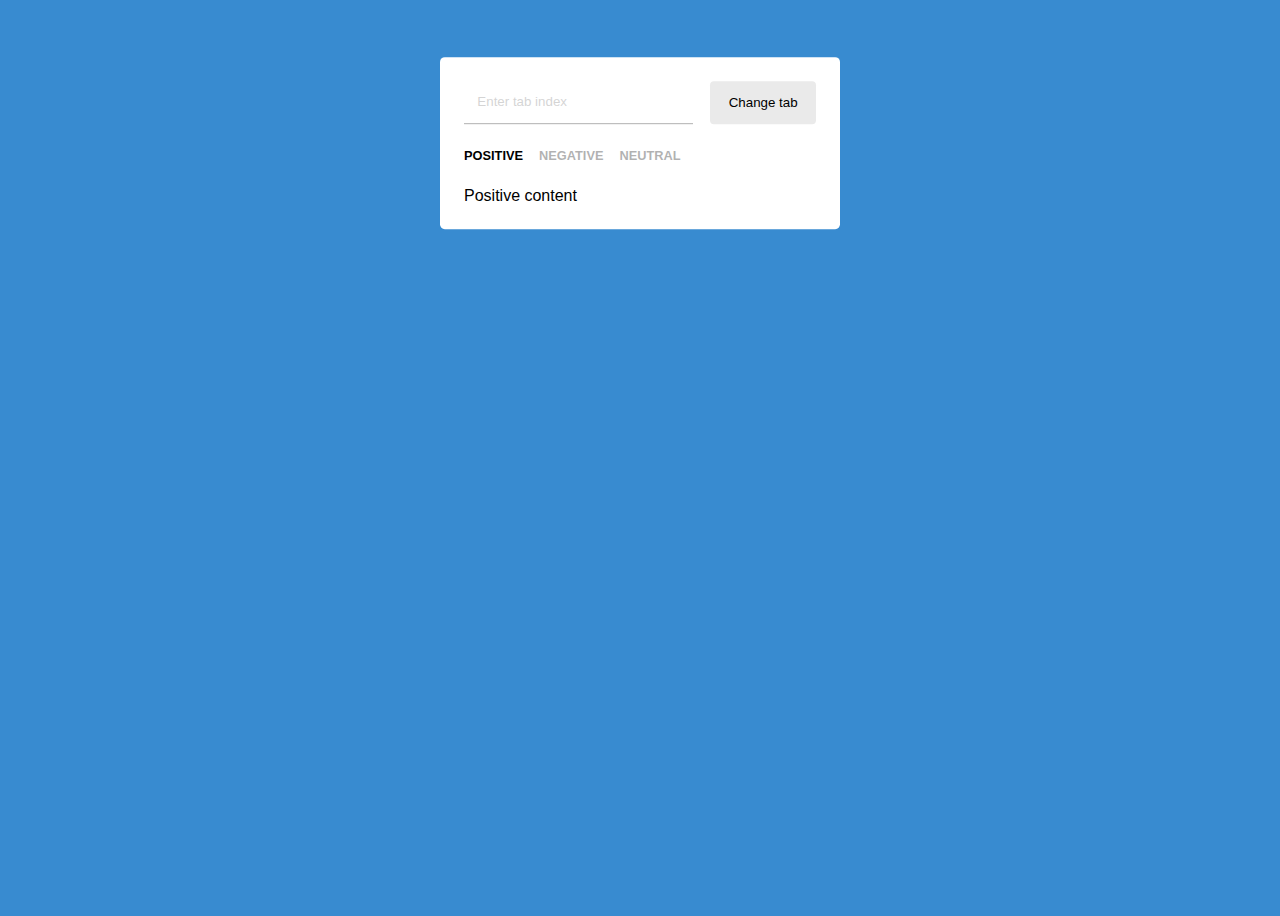
<file: loop-1-2/index.html>
<!DOCTYPE html>
<html>
  <head>
    <title>Progress navigation</title>
    <link rel="stylesheet" href="style.css" />
  </head>
  <body>
    <div class="container">
      <form>
        <input type="number" placeholder="Enter tab index" />
        <button class="btn-change">Change tab</button>
      </form>
      <div class="tabs">
        <button class="tab tab-active" data-key="1">positive</button>
        <button class="tab" data-key="2">negative</button>
        <button class="tab" data-key="3">neutral</button>
      </div>
      <div class="content content-visible" data-key="1">Positive content</div>
      <div class="content" data-key="2">Negative content</div>
      <div class="content" data-key="3">Neutral content</div>
    </div>
    <script type="text/javascript" src="script.js"></script>
  </body>
</html>
</file>
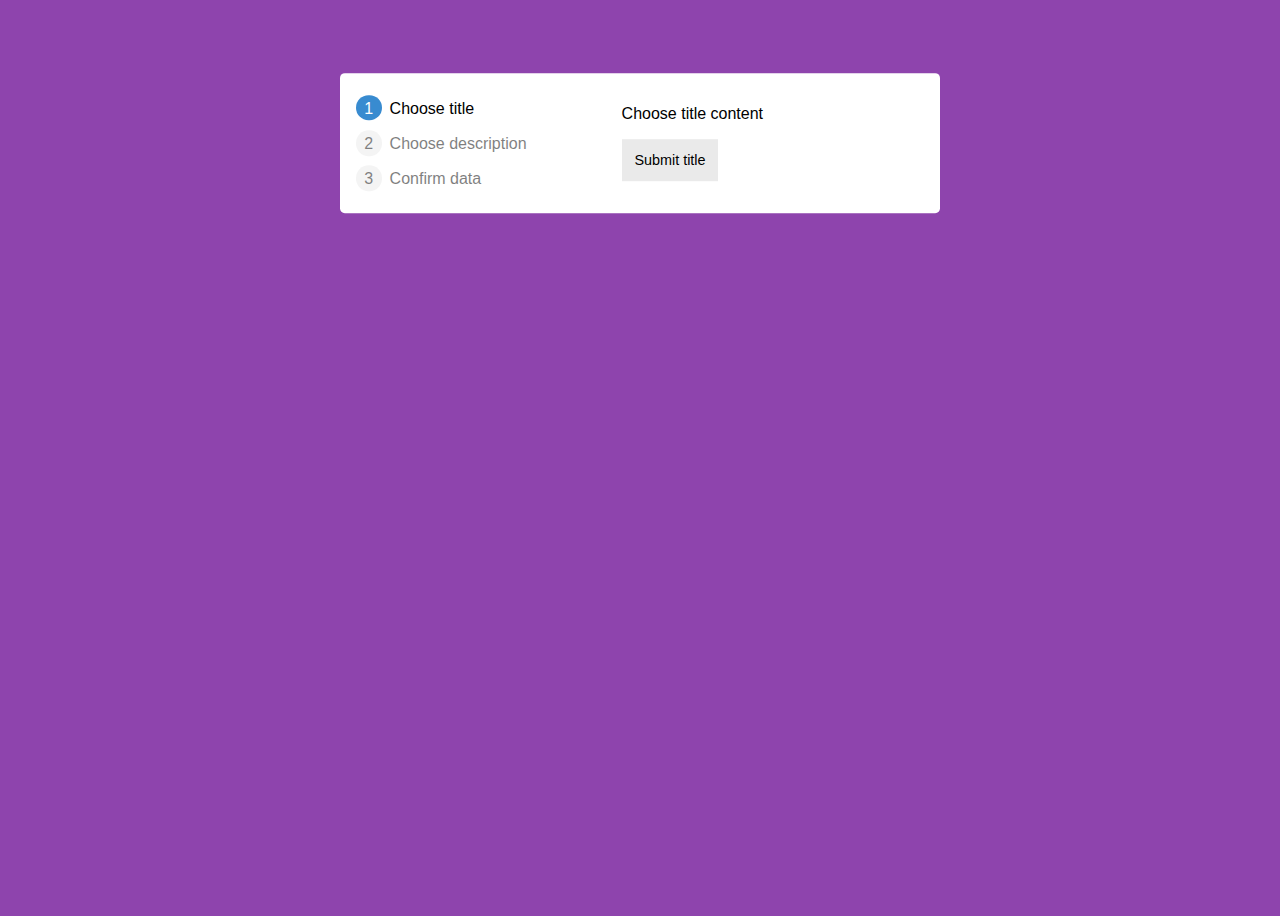
<file: loop-1-4/index.html>
<!DOCTYPE html>
<html>
  <head>
    <title>Progress navigation</title>
    <link rel="stylesheet" href="style.css" />
  </head>
  <body>
    <div class="content">
      <nav class="steps">
        <li class="step-active" data-key="1">Choose title</li>
        <li data-key="2">Choose description</li>
        <li data-key="3">Confirm data</li>
      </nav>
      <div class="instruction instruction-visible" data-key="1">
        <p>Choose title content</p>
        <button data-key="2" data-type="next">Submit title</button>
      </div>
      <div class="instruction " data-key="2">
        <p>Choose description content</p>
        <button data-key="1" data-type="back">Back</button>
        <button data-key="3" data-type="next">Submit description</button>
      </div>
      <div class="instruction" data-key="3">
        <p>Are you happy now?</p>
        <button data-key="2" data-type="back">No, go back</button>
        <button data-key="4" data-type="next">Yes, go ahead</button>
      </div>
      <div class="instruction finish" data-key="4">
        <p>Ok, we're done. Thanks for sending us your data!</p>
      </div>
    </div>

    <script type="text/javascript" src="script.js"></script>
  </body>
</html>
</file>
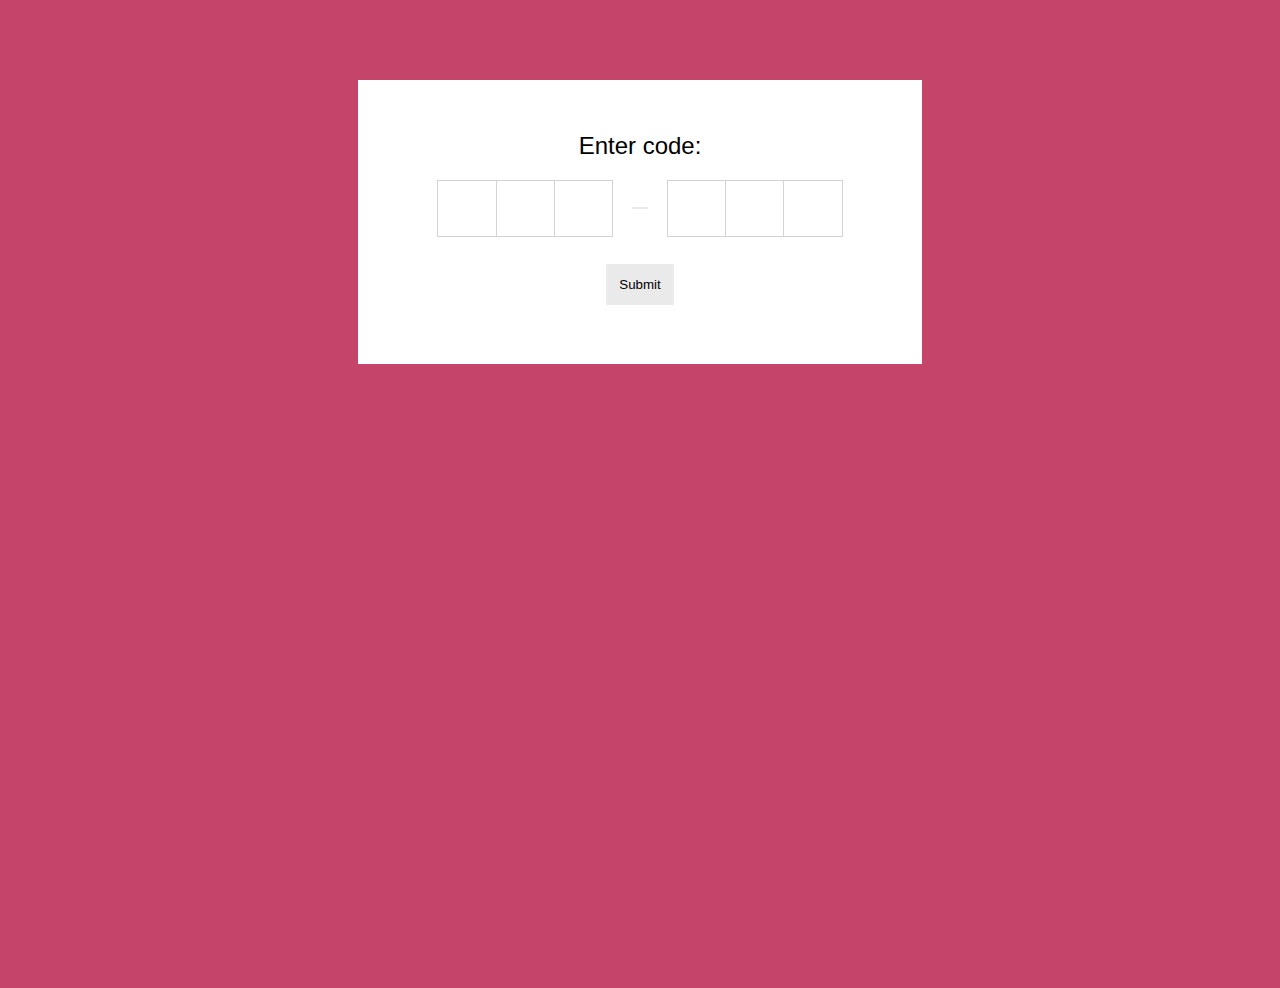
<file: loop-2-1/index.html>
<!DOCTYPE html>
<html>
  <head>
    <title>Code</title>
    <link rel="stylesheet" href="style.css" />
  </head>
  <body>
    <!--
        Build a verification code form.
        Focusing on any input should bring the focus to the first empty input.
        Entering a value should switch the focus to the next input.
        Deleting a value should delete the last filled value.
        Submitting the form should alert the submitted code.
    -->

    <div class="code-form">
      <h2>Enter code:</h2>
      <form>
        <div class="code-inputs">
          <input type="number" maxlength="1" required />
          <input type="number" maxlength="1" />
          <input type="number" maxlength="1" />
          <!-- <span></span> -->
          <input type="number" maxlength="1" />
          <input type="number" maxlength="1" />
          <input type="number" maxlength="1" />
        </div>
        <button>Submit</button>
      </form>
    </div>
    <script type="text/javascript" src="script.js"></script>
  </body>
</html>
</file>
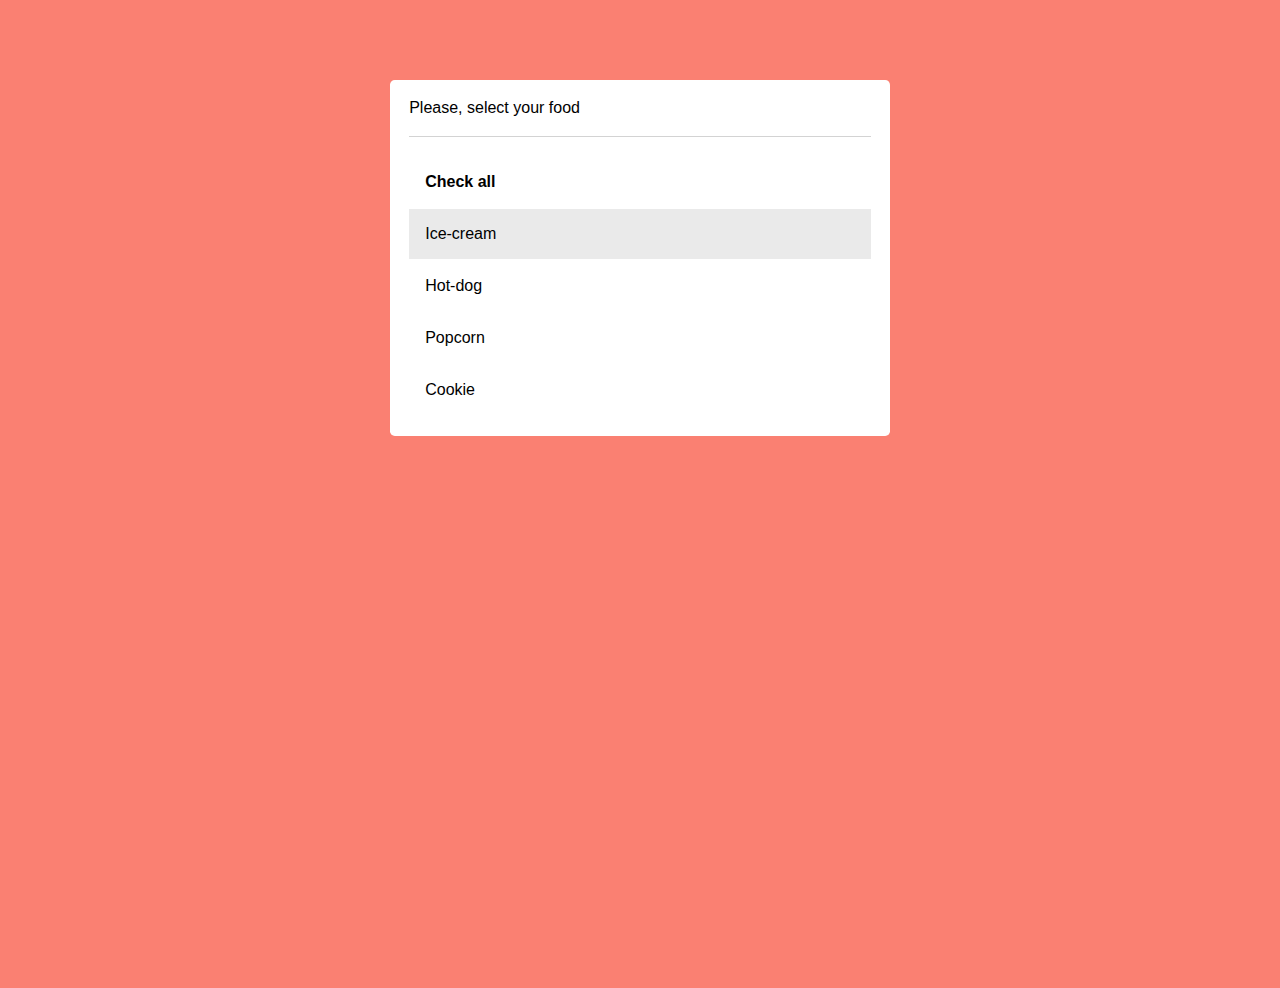
<file: loop-2-2/index.html>
<!DOCTYPE html>
<html>
  <head>
    <title>Multiselect</title>
    <link rel="stylesheet" href="style.css" />
  </head>
  <body>
    <div class="main">
      <div class="display">Please, select your food</div>
      <button>Check all</button>
      <ul>
        <li class="active">Ice-cream</li>
        <li>Hot-dog</li>
        <li>Popcorn</li>
        <li>Cookie</li>
      </ul>
    </div>
    <!--
        Build a multiselect with a list of options and Check all button.
        Clicking on option toggles its checked state and update the display for selected values.
        If all of the options were selected by clicking them - Check all button should also get checked.
        Display element should display first two checked elements from the list and collapse all others (and x more)
    -->
    <script type="text/javascript" src="script.js"></script>
  </body>
</html>

<!-- klik na li toggle active -->
<!-- klik na li dodaje do []  // push -->

<!-- klik na check all toggle active all -->
<!-- klik all lis toggle active check all -->

<!-- display -->
<!-- display -->
</file>
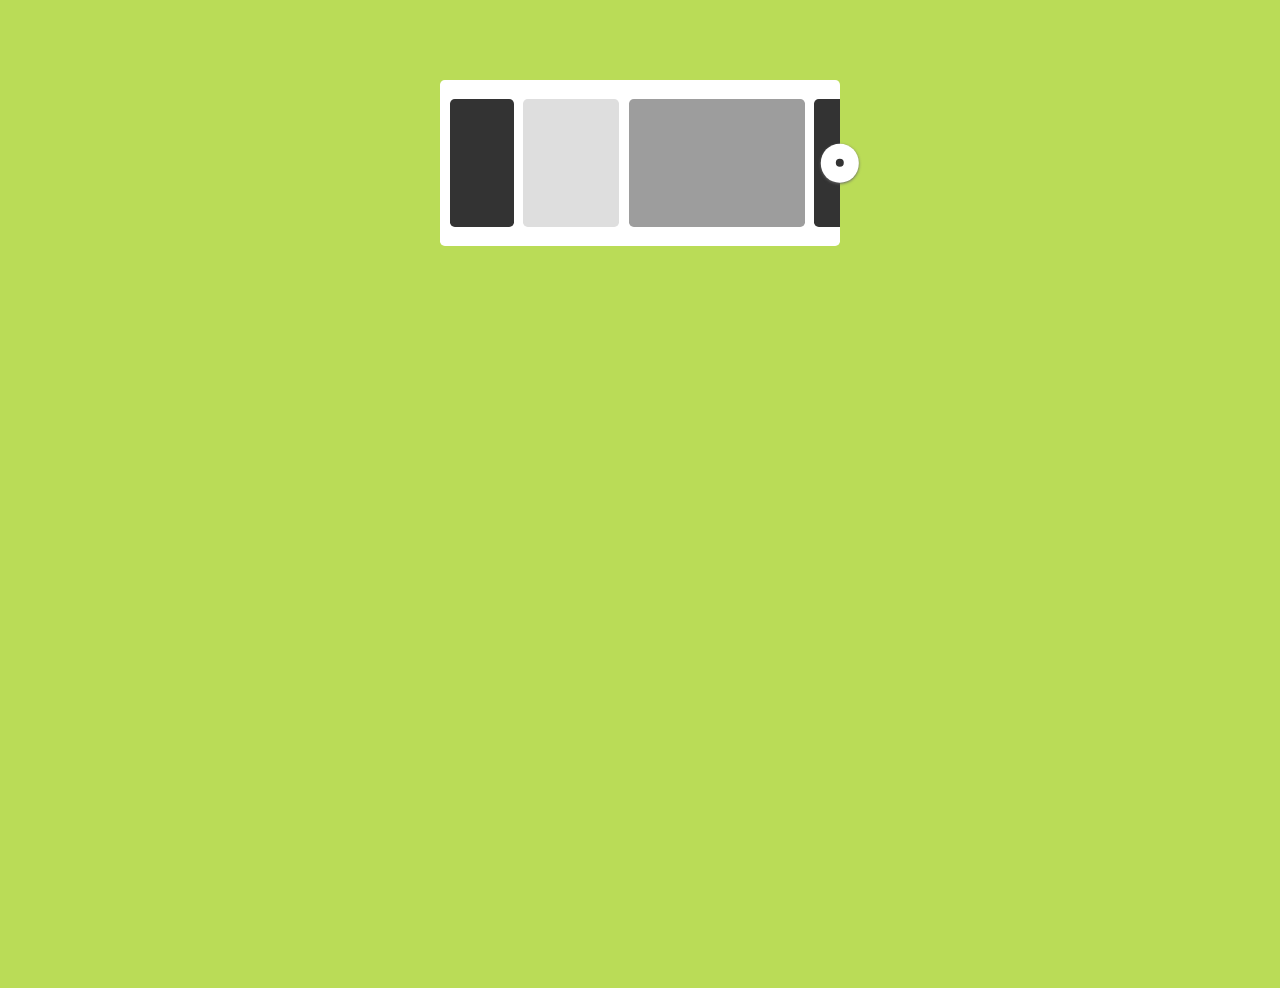
<file: loop-2-3/index.html>
<!DOCTYPE html>
<html>
  <head>
    <title>Card slider</title>
    <link rel="stylesheet" href="style.css" />
  </head>
  <body>
    <div class="main">
      <div class="btn btn-prev"></div>
      <div class="slider">
        <div class="content">
          <div class="card box1"></div>
          <div class="card box2"></div>
          <div class="card box3"></div>
          <div class="card box1"></div>
          <div class="card box3"></div>
          <div class="card box2"></div>
          <div class="card box2"></div>
          <div class="card box1"></div>
        </div>
      </div>
      <div class="btn btn-next"></div>
    </div>

    <!--
        Build a card slider, that can be navigated by pressing next/previous buttons.
        Each time button is pressed - slider position should be changed to the left border of the next card,
        but not greater than the right border of the last card.
        Slider controls should toggle based on the slider position.
    -->
    <script type="text/javascript" src="script.js"></script>
  </body>
</html>
</file>
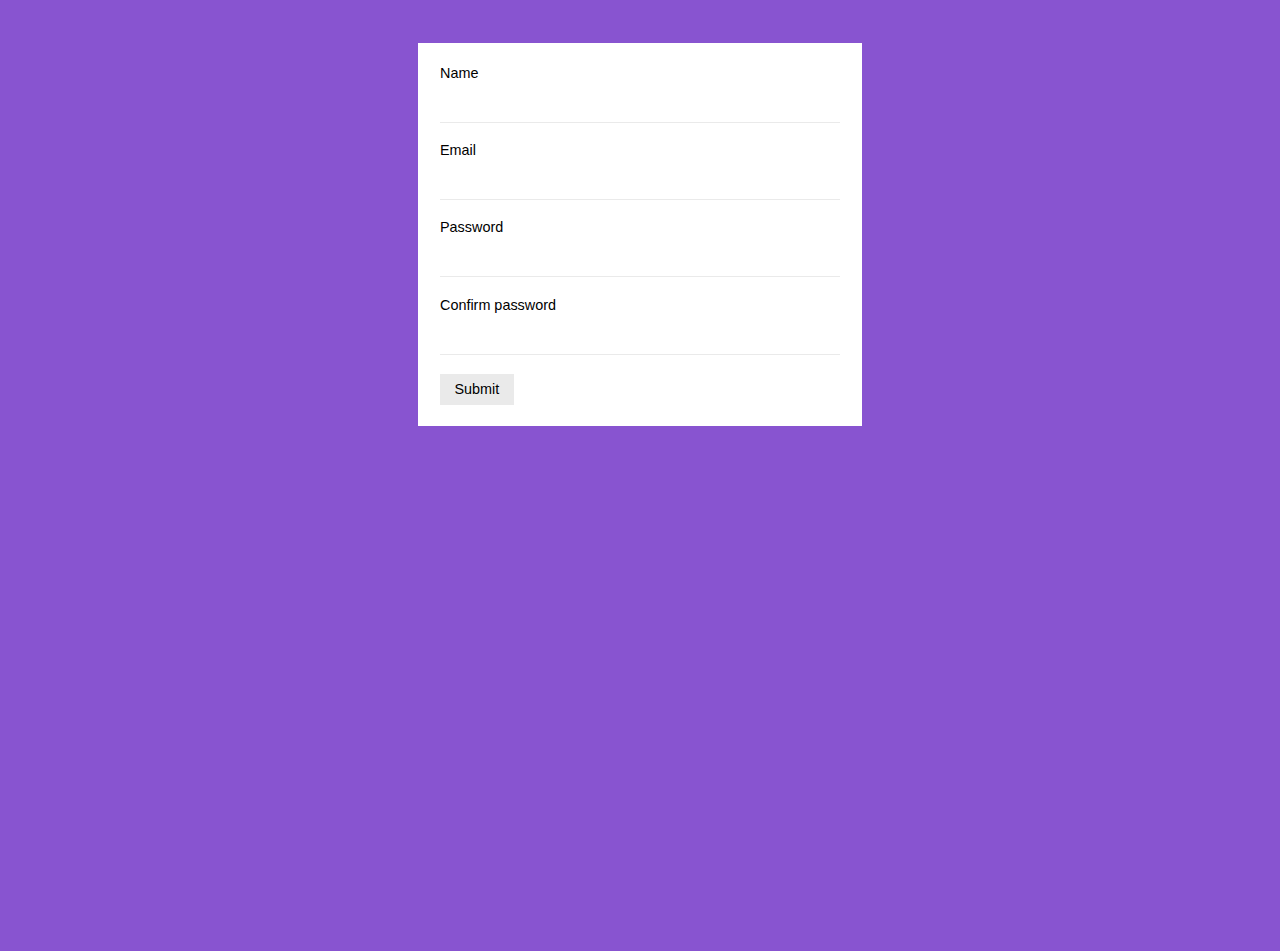
<file: loop-2-4/index.html>
<!DOCTYPE html>
<html>
  <head>
    <title>Validation</title>
    <link rel="stylesheet" href="style.css" />
  </head>
  <body>
    <!--
        Build a script for form validation.
        It should validate form on its submit and should support required fields, emails
        and field confirmation (should check if the value of the linked field is the same).
        If form is invalid it shouldn't be submitted and errors must be shown.
    -->
    <form>
      <label for="name">Name</label>
      <input type="text" id="name" />
      <p class="error" data-cat="name">Field is required</p>
      <label for="email">Email</label>
      <input type="email" id="email" />
      <p class="error" data-cat="email">Enter valid email</p>

      <label for="pass">Password</label>
      <input type="password" id="pass" />
      <p class="error" data-cat="pass">Field is required</p>

      <label for="pass-conf">Confirm password</label>
      <input type="password" id="pass-conf" />
      <p class="error" data-cat="pass-conf">Confirmation failed</p>

      <button type="submit">Submit</button>
    </form>
    <script type="text/javascript" src="script.js"></script>
  </body>
</html>
</file>
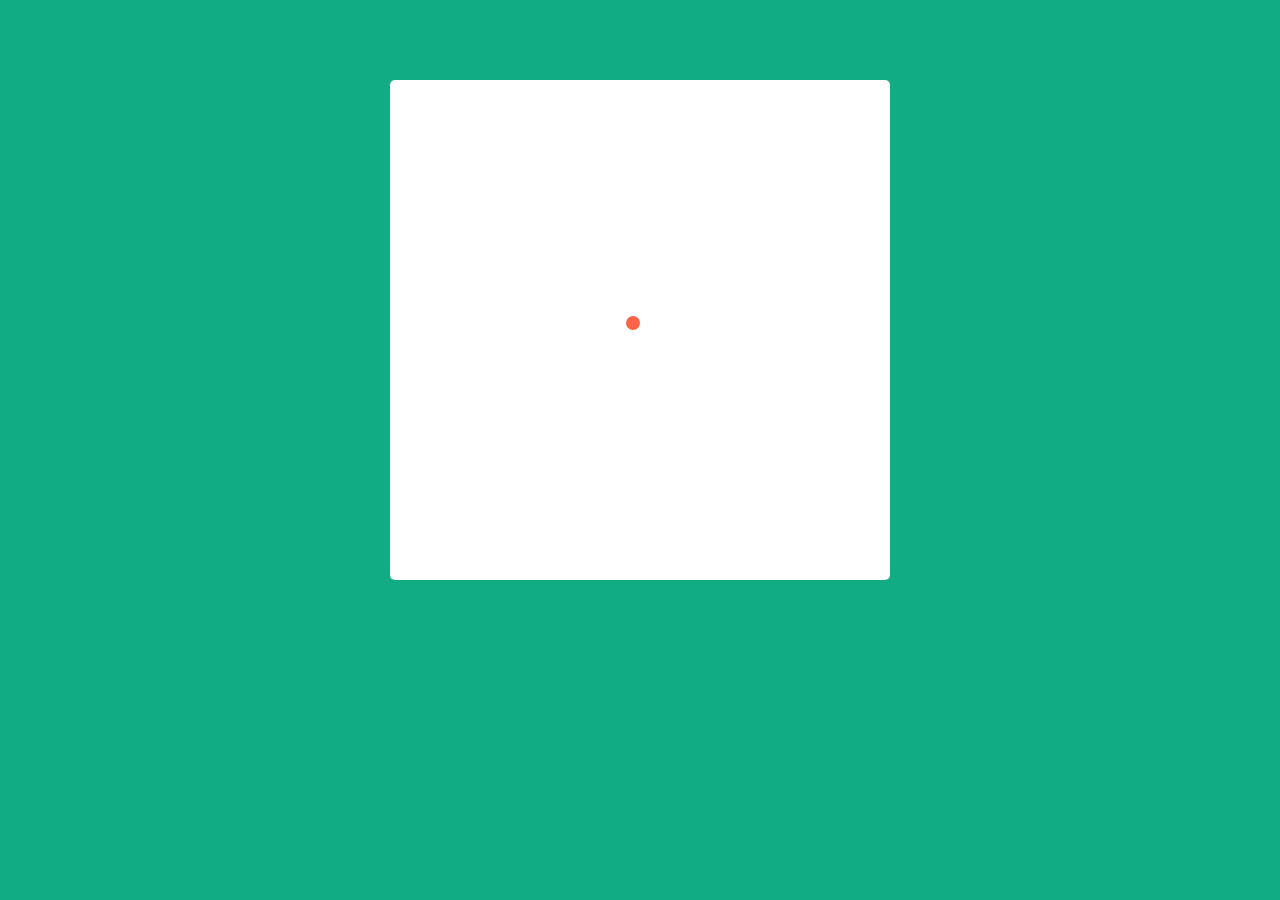
<file: loop-3-2/index.html>
<!DOCTYPE html>
<html>
  <head>
    <title>Dot container</title>
  </head>
  <style>
    body {
      background-color: #12ac84;
    }
    .box {
      width: 80vw;
      max-width: 500px;
      height: 80vw;
      max-height: 500px;
      background-color: #fff;
      margin: 5em auto;
      border-radius: 1%;
      position: relative;
    }
    .dot:hover {
      /* animation: click 1s linear; */
    }
    .dot {
      position: relative;
      display: block;
      width: 0.9em;
      height: 0.9em;
      border-radius: 50%;
      background-color: tomato;
      transition: 0.1s ease-out;
    }
    @keyframes click {
      from {
        transform: scale(2);
      }
      to {
        transform: scale(1);
      }
    }
  </style>
  <body>
    <div class="box">
      <span class="dot"></span>
    </div>
    <!--
        Build a card with a red dot inside that can be moved by keyboard arrows and can't cross the card borders
    -->
    <script type="text/javascript" src="script.js"></script>
  </body>
</html>
</file>
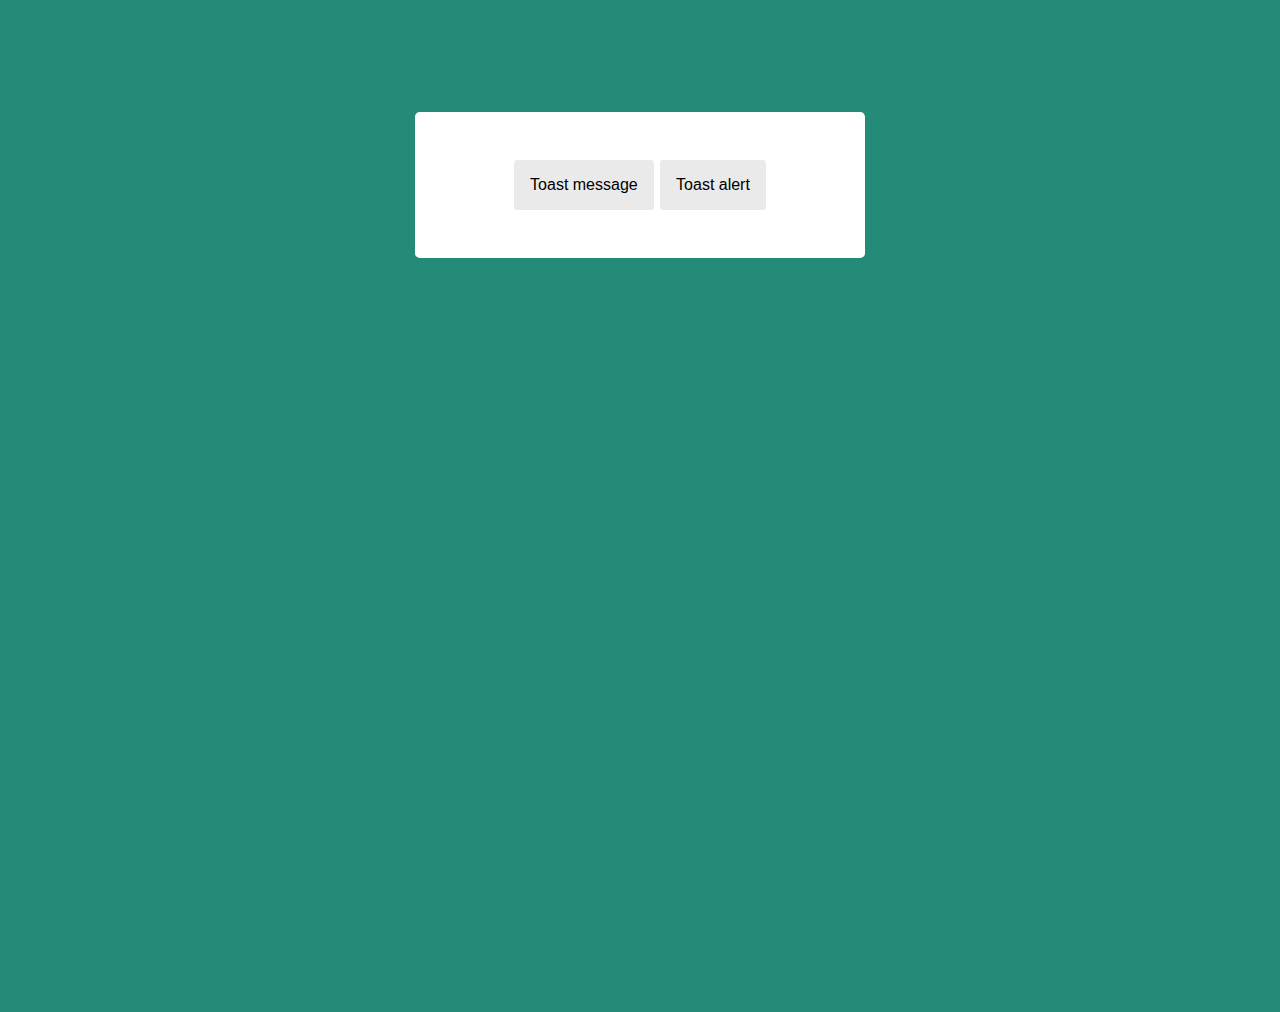
<file: loop-3-4/index.html>
<!DOCTYPE html>
<html>
  <head>
    <title>Toast</title>
    <link rel="stylesheet" href="style.css" />
  </head>
  <body>
    <div class="message message-default">Just a usual message</div>
    <div class="message message-error">Here is your error</div>
    <div class="main">
      <button id="btn-default">Toast message</button>
      <button id="btn-error">Toast alert</button>
    </div>
    <!--
        Build a component that shows a toast (notification) with animation on button click.
        Each toast can have its own message and type (default or error).
        Toasts should hide automatically after 1.5 seconds.
        If toast is hovered by mouse - timer should reset and start over again when cursor leaves toast.
        While one toast is active showing other toasts should be blocked.
    -->
    <script type="text/javascript" src="script.js"></script>
  </body>
</html>
</file>
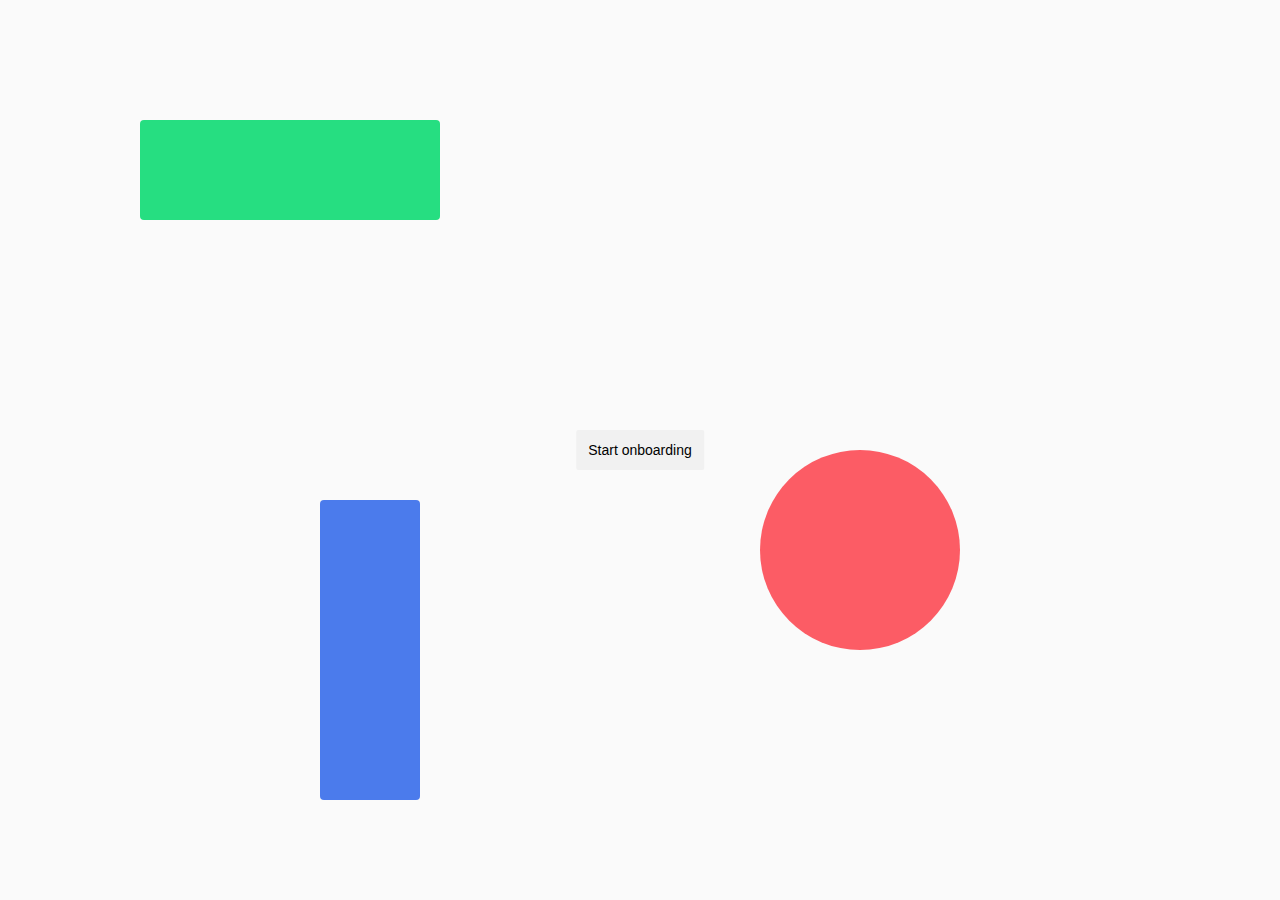
<file: loop-3-6/index.html>
<!DOCTYPE html>
<html>
  <head>
    <title>Onboarding</title>
    <link rel="stylesheet" href="styles.css" />
  </head>
  <body>
    <!--
        Make an onboarding script, that highlight chosen items one by one.
        Clicking on the button start the onboarding. Click on highlighted item moves highlight to the nex one.
        Clicking on the last item finishes the onboarding.
     -->

    <!-- Here is some html prepared. Onboarding items have some preset styles to make your life harder :) -->
    <div class="onboarding">
      <button class="button">Start onboarding</button>

      <div class="onboarding__item onboarding__item--top"></div>
      <div class="onboarding__item onboarding__item--left"></div>
      <div class="onboarding__item onboarding__item--right"></div>
    </div>
    <script type="text/javascript" src="script.js"></script>
  </body>
</html>
</file>
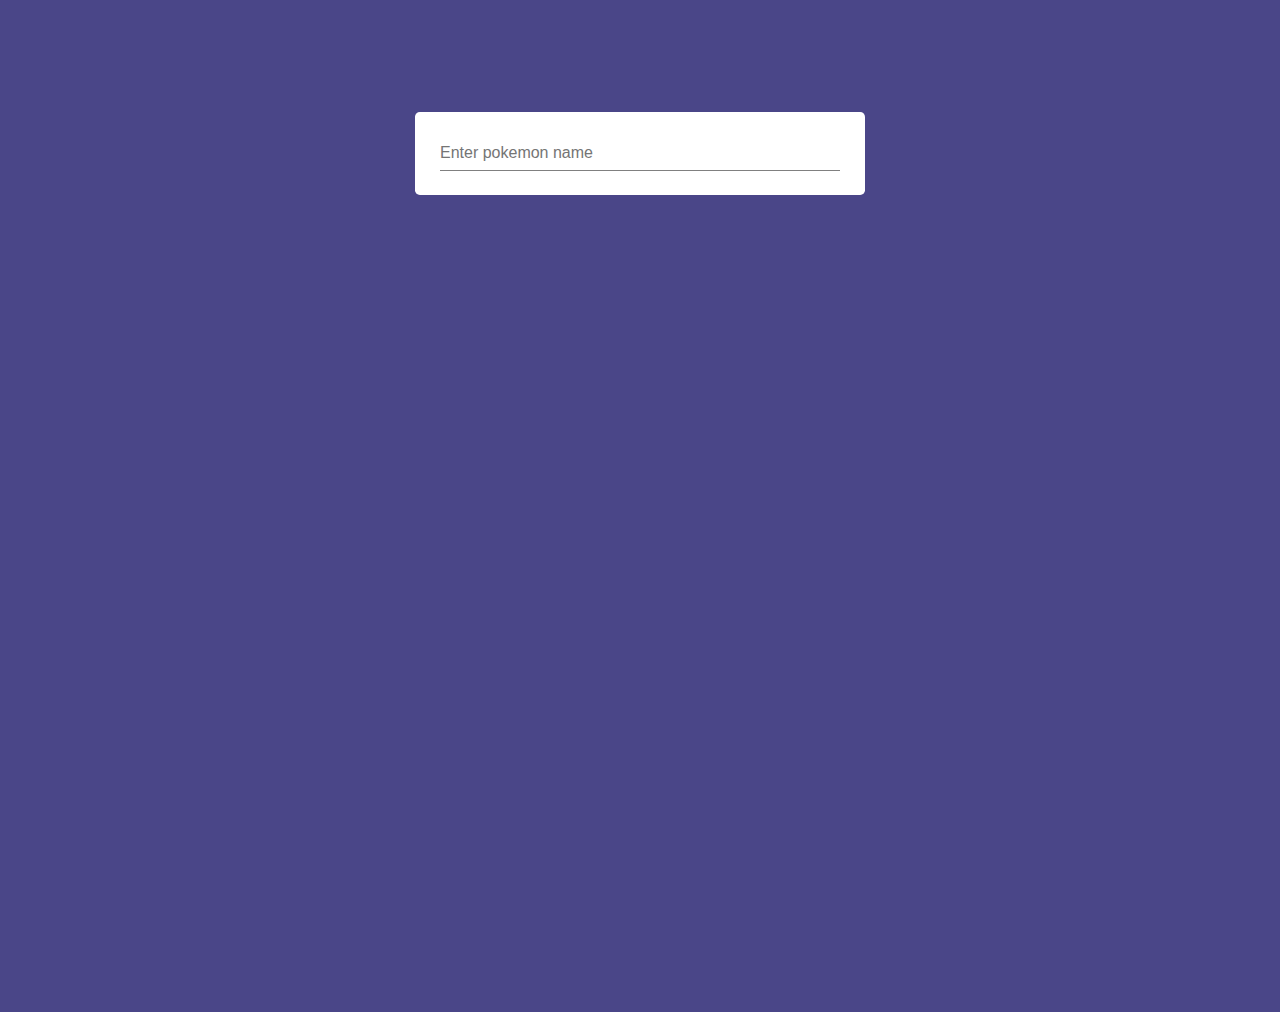
<file: loop-3-8/index.html>
<!DOCTYPE html>
<html>
  <head>
    <title>Suggest</title>
    <link rel="stylesheet" href="style.css" />
  </head>
  <body>
    <div class="main">
      <input type="text" placeholder="Enter pokemon name" />
      <div class="suggest-box"></div>
    </div>
    <!--
        Write a component with a suggesting text input.
        Whenever you enter anything in the text input - request to server should be sent.
        Returned data should be filtered to display only name starting with entered letters
        and displayed in the box under the input.

        Clicking the suggested item should close the box and change input value to item name.

        API url for the task is: https://pokeapi.co/api/v2/pokemon/
        You can use any other API if you want.
    -->
    <script type="text/javascript" src="script.js"></script>
  </body>
</html>
</file>
<file: loop-1-2/style.css>
* {
  box-sizing: border-box;
}
body {
  height: 100vh;
  background-color: #388bd0;
  font-family: Arial, Helvetica, sans-serif;
}
.container {
  background: #fff;
  max-width: 400px;
  position: relative;
  top: 15%;
  left: 50%;
  transform: translate(-50%, -50%);
  padding: 1rem;
  border-radius: 0.3em;
  display: flex;
  flex-direction: column;
}
form {
  display: flex;
  justify-content: space-between;
  flex-wrap: nowrap;
  padding: 0.5rem;
  padding: 0.5rem;
}
input {
  width: 65%;
  border: none;
  border-bottom: 1px solid black;
  opacity: 0.3;
  padding: 1em;
}
input:focus,
button:focus {
  outline: none;
  opacity: 1;
}

.btn-change {
  width: 30%;
  background-color: #eaeaea;
  border: none;
  border-radius: 0.3em;
  padding: 1em;
}
.btn-change:hover {
  cursor: pointer;
  background-color: #d1d1d1;
}
.btn-change:active {
  transform: translateY(1px);
}
.tabs {
  display: flex;
}
.tab {
  padding: 0.5rem;
  margin: 0.5rem 0;
  font-size: 0.8em;
  text-transform: uppercase;
  font-weight: bolder;
  opacity: 0.3;
  background-color: #fff;
  border: none;
}
.tab-active {
  opacity: 1;
}
.tab:hover {
  opacity: 1;
  cursor: pointer;
}
.content {
  padding: 0.5rem;
  display: none;
}
.content-visible {
  display: block;
}
</file>
<file: loop-1-4/style.css>
* {
  box-sizing: border-box;
}
body {
  height: 100vh;
  background-color: #8e44ad;
  font-family: Arial, Helvetica, sans-serif;
}

.content {
  background: #fff;
  max-width: 600px;
  position: relative;
  top: 15%;
  left: 50%;
  transform: translate(-50%, -50%);
  padding: 1rem;
  border-radius: 0.3em;
  display: flex;
  /* justify-content: space-around; */
  align-items: center;
}
.steps {
  list-style-type: none;
  counter-reset: number;
  width: 40%;
}
.instruction {
  width: 60%;
}
.steps li {
  padding: 0.3em 0;
  opacity: 0.5;
}
.steps li:hover {
  opacity: 1;
  cursor: pointer;
}
.steps li::before {
  counter-increment: number;
  content: counter(number);
  width: 1em;
  height: 1em;
  padding: 0.3em;
  margin-right: 0.5em;
  text-align: center;
  display: inline-block;
  color: black;
  background-color: #eaeaea;
  border-radius: 50%;
}
.steps .step-active {
  opacity: 1;
}
.steps .step-active::before {
  color: #fff;
  background-color: #388bd0;
}
.instruction {
  display: none;
}
.instruction-visible {
  display: block;
  margin-left: 4em;
}

button {
  border: none;
  background-color: #eaeaea;
  font-size: 0.9em;
  padding: 0.8rem;
  margin-bottom: 1rem;
}
button:focus {
  outline: none;
}
button:hover {
  cursor: pointer;
  background-color: #d1d1d1;
}
button:active {
  transform: translateY(1px);
}
.button-confirm {
  animation: error 0.5s;
}

@keyframes error {
  10%,
  90% {
    transform: translateX(-0.5px);
  }
  20%,
  80% {
    transform: translateX(1px);
  }
  30%,
  50%,
  70% {
    transform: translateX(-1.5px);
  }
  40%,
  60% {
    transform: translateX(1.5px);
  }
}
</file>
<file: loop-2-1/style.css>
body {
  height: 100vh;
  background-color: #c44569;
  font-family: Arial, Helvetica, sans-serif;
}

.code-form {
  background-color: #fff;
  padding: 2em;
  display: flex;
  flex-direction: column;
  justify-content: center;
  align-items: center;
  max-width: 500px;
  margin: 5em auto;
}
.code-form h2 {
  font-weight: normal;
}
input:nth-of-type(3) {
  margin-right: 4em;
}
.code-inputs::after {
  content: "";
  position: absolute;
  top: 50%;
  left: 50%;
  transform: translate(-50%, -50%);
  width: 1em;
  height: 1px;
  background-color: lightgray;
}
.code-inputs {
  display: flex;
  justify-content: center;
  align-items: center;
  flex-wrap: nowrap;
  position: relative;
}
input {
  border: 1px solid lightgrey;
  width: 4em;
  height: 4em;
  text-align: center;
}
input:not(:nth-of-type(3n)) {
  border-right: 0px;
}
button {
  display: block;
  margin: 2em auto;
  border: none;
  background-color: #eaeaea;
  padding: 1em;
  cursor: pointer;
}
button:hover {
  background-color: lightgray;
}
input:focus,
button:focus {
  outline: none;
}
button:focus {
  background-color: lightgray;
}

button:active {
  transform: translateY(1px);
}
input[type="number"]::-webkit-inner-spin-button,
input[type="number"]::-webkit-outer-spin-button {
  -webkit-appearance: none;
  margin: 0;
}
</file>
<file: loop-2-2/style.css>
* {
  font-family: Arial, Helvetica, sans-serif;
  box-sizing: border-box;
}
body {
  height: 100vh;
  background-color: salmon;
}

.main {
  background-color: #fff;
  width: 80vw;
  max-width: 500px;
  margin: 5em auto;
  padding: 1.2em;
  border-radius: 0.3em;
}
.display {
  width: 100%;
  margin-bottom: 1.2em;
  padding-bottom: 1.2em;
  border-bottom: 1px solid lightgray;
}

button:focus {
  outline: none;
}
button {
  display: block;

  background-color: #fff;
  border: none;
  font-weight: bold;
  text-align: left;
}
ul {
  padding: 0em;
  margin: 0;
  width: 100%;
  height: auto;
}
ul li {
  list-style-type: none;
}
button,
ul li {
  width: 100%;
  font-size: 1em;
  padding: 1em;
  margin: 2px auto;
  /* display: block; */
  cursor: pointer;
}
.active {
  background-color: #eaeaea;
}
</file>
<file: loop-2-3/style.css>
body {
  height: 100vh;
  background-color: #badc57;
}
.main {
  position: relative;
  width: 400px;
  margin: 5em auto;
}
.slider {
  background-color: #fff;
  padding: 1.2em 0.3em;
  border-radius: 0.3em;
  overflow: hidden;
}

.content {
  display: flex;
  flex-flow: row nowrap;
  width: auto;
  transition: 0.5s ease-in-out;
}
.card {
  height: 8em;
  border-radius: 0.3em;
  margin: 0 0.3em;
  scroll-snap-align: start;
  position: relative;
}
.card:last-child:after {
  content: "";
  display: block;
  position: absolute;
  right: -0.6em;
  width: 0.6em;
  height: 8em;
}
.box1 {
  background-color: #333;
  min-width: 4em;
}
.box2 {
  background-color: #dedede;
  min-width: 6em;
}
.card:nth-child(6) {
  background-color: deeppink;
}
.box3 {
  background-color: #9d9d9d;
  min-width: 11em;
}

.btn {
  position: absolute;
  width: 2.4em;
  height: 2.4em;
  background-color: #fff;
  top: 50%;
  transform: translate(-50%, -50%);
  z-index: 9;
  border-radius: 50%;
  box-shadow: 0 1px 3px #666;
  cursor: pointer;
}
.btn::after {
  content: "";
  position: absolute;
  width: 0.5em;
  height: 0.5em;
  border-radius: 50%;
  background-color: #333;
  top: 50%;
  left: 50%;
  transform: translate(-50%, -50%);
}
.btn-prev {
  left: 0em;
  display: none;
}
.btn-next {
  right: -2.4em;
}
</file>
<file: loop-2-4/style.css>
* {
  font-family: Arial, Helvetica, sans-serif;
}
body {
  height: 100vh;
  background-color: #8854d0;
}
form {
  background-color: #fff;
  display: flex;
  flex-direction: column;
  justify-content: flex-start;
  width: 80vw;
  max-width: 400px;
  margin: 3em auto;
  font-size: 0.9em;
  padding: 1.5em;
}

input {
  border: none;
  border-bottom: 1px solid #eaeaea;
  font-size: 0.9em;
  padding: 1em 0;
  margin-bottom: 1.5em;
  /* position: relative; */
}
.error {
  color: crimson;
  margin: 0;
  position: relative;
  transform: translateY(-100%);
  font-size: 0.8em;
  display: none;
}
button {
  background-color: #eaeaea;
  border: none;
  align-self: flex-start;
  font-size: 1em;
  padding: 0.5em 1em;
}

input:focus,
button:focus {
  outline: none;
}
input:focus {
  border-bottom: 1px solid #000;
}
button:focus {
  background-color: #bebebe;
}
button:active {
  transform: translateY(1px);
}
</file>
<file: loop-3-4/style.css>
* {
  margin: 0;
  padding: 0;
  box-sizing: border-box;
  font-family: Arial, Helvetica, sans-serif;
}
body {
  height: 100vh;
  background-color: #238b77;
}
.main {
  background-color: #fff;
  max-width: 450px;
  margin: 7em auto;
  padding: 3em;
  display: flex;
  justify-content: center;
  border-radius: 0.3em;
}

button {
  margin: 0 0.2em;
  font-size: 1em;
  border: none;
  background-color: #eaeaea;
  padding: 1em;
  cursor: pointer;
  border-radius: 0.2em;
}
button:hover {
  background-color: lightgray;
}
button:focus {
  outline: none;
}

button:active {
  transform: translateY(1px);
}

.message {
  color: #fff;
  position: absolute;
  top: 0;
  right: 50%;
  transform: translateX(50%);
  padding: 1em;
  margin: 0 auto;
  border-radius: 0 0 0.2em 0.2em;
  box-shadow: 1px 1px 5px #454545;
}

.message-default {
  background-color: #343434;
  display: none;
}
.message-error {
  background-color: #ee5153;
  display: none;
}
</file>
<file: loop-3-6/styles.css>
body {
  background: #fafafa;
  font-size: 14px;
  /* filter: contrast(30%); */
  /* filter: brightness(30%); */
  /* background-color: #555; */
}

.onboarding {
  font-family: Arial, sans-serif;
  width: 1000px;
  margin: 20px auto;
  padding-top: 100px;
}

.onboarding__item {
  border-radius: 4px;
  /* filter: brightness(30%); */
}

.onboarding__item--top {
  width: 300px;
  height: 100px;
  background: #26de81;
}

.onboarding__item--left {
  height: 300px;
  width: 100px;
  background: #4b7bec;
  left: 25%;
  bottom: 100px;
  position: absolute;
}

.onboarding__item--right {
  position: absolute;
  border-radius: 50%;
  width: 200px;
  height: 200px;
  top: 50%;
  right: 25%;
  background: #fc5c65;
}

.button {
  height: 40px;
  line-height: 40px;
  background: #f1f1f1;
  border-radius: 2px;
  border: 0;
  margin: 0;
  padding: 0 12px;
  font-size: 14px;
  white-space: nowrap;
  cursor: pointer;
  transition: background-color 0.15s ease-in-out;
  outline: none;
  position: absolute;
  top: 50%;
  left: 50%;
  transform: translate(-50%, -50%);
}

.button:hover {
  background: #e8e8e8;
}

.button:active {
  margin-top: 1px;
}
</file>
<file: loop-3-8/style.css>
* {
  margin: 0;
  padding: 0;
  box-sizing: border-box;
  font-family: Arial, Helvetica, sans-serif;
}
body {
  height: 100vh;
  background-color: #4a4688;
}
.main {
  background-color: #fff;
  max-width: 450px;
  margin: 7em auto;
  padding: 1.5em;
  justify-content: center;
  border-radius: 0.3em;
  position: relative;
}
input {
  font-size: 1em;
  display: block;
  width: 400px;
  margin: 0 auto;
  padding: 0.5em 0;
  border: none;
  border-bottom: 0.1em solid grey;
}
input:focus {
  outline: none;
  border-bottom: 0.1em solid black;
}
.suggest-box {
  background-color: #fff;
  position: absolute;
  top: 4.5em;
  box-shadow: 0 2px 5px#555;
  border-radius: 0.3em;
  width: 400px;
  padding: 0.8em;
  display: none;
}
.suggest-box li {
  list-style-type: none;
  padding: 0.4em;
  border-radius: 0.3em;
  cursor: pointer;
}
.suggest-box li:hover {
  background-color: #f2f2f2;
}
</file>
